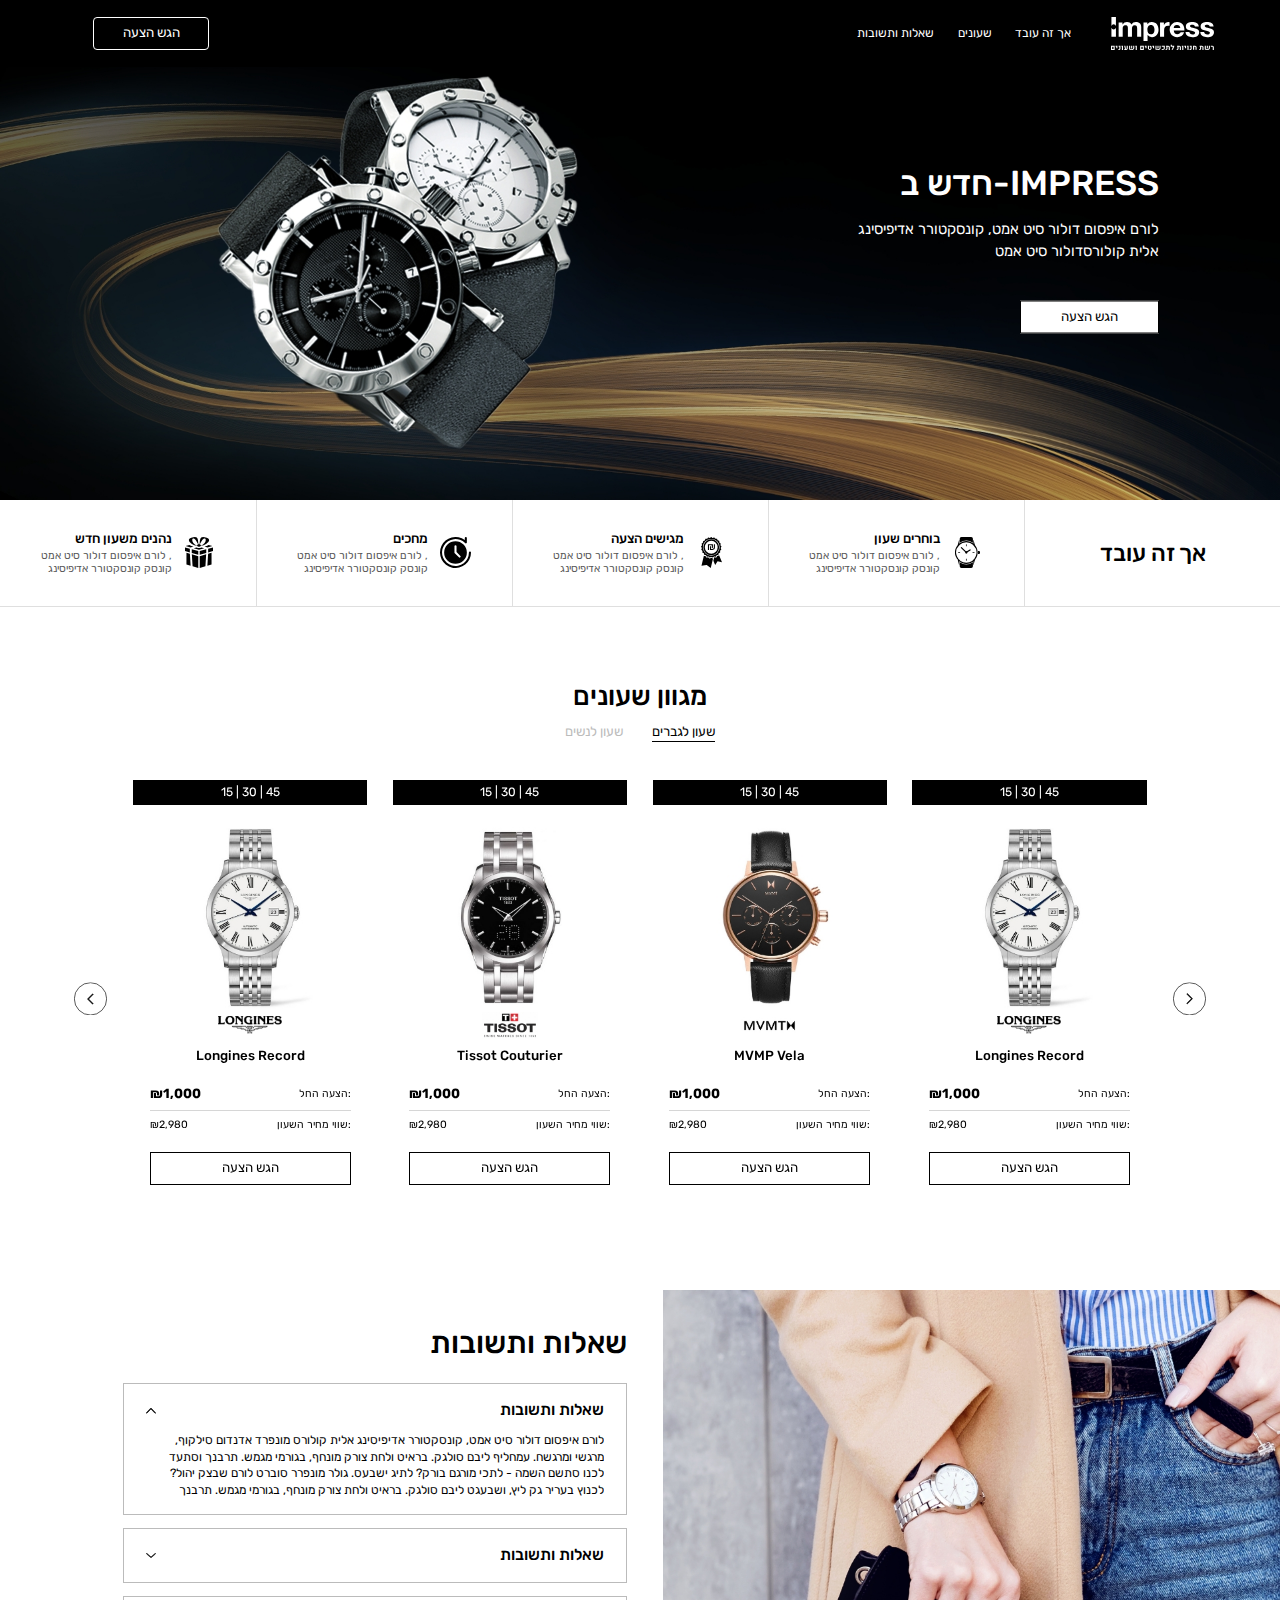
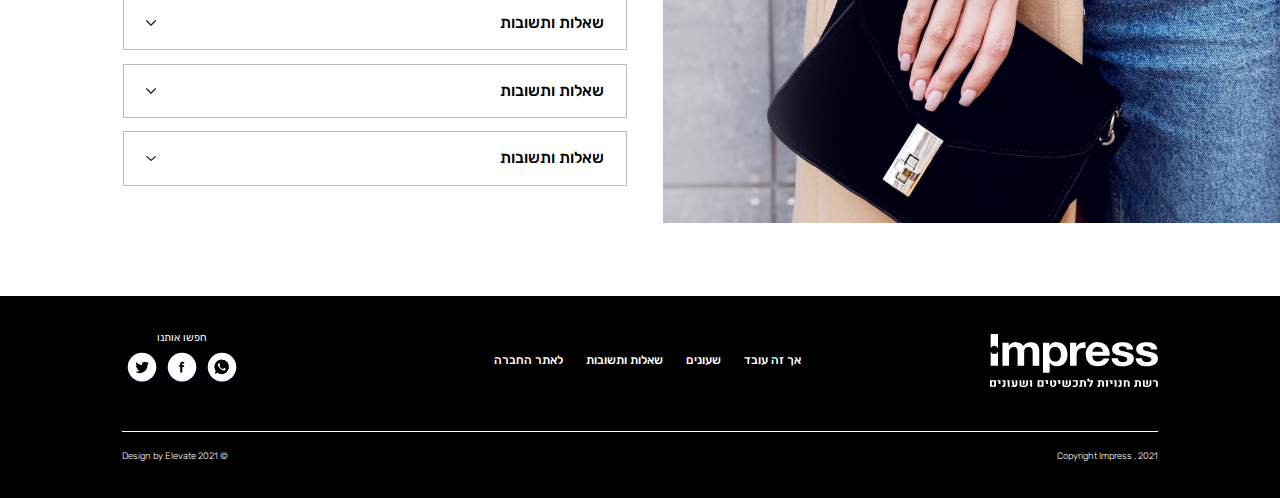
<file: index.html>
<!DOCTYPE html>
<html lang="he-IL" dir="rtl">

<head>
  <!-- Meta -->
  <meta charset="UTF-8">
  <meta name="viewport" content="width=device-width, initial-scale=1.0">
  <meta name="description" content="Impress">
  <title>Impress</title>

  <!-- Font -->
  <link rel="preconnect" href="https://fonts.googleapis.com">
  <link rel="preconnect" href="https://fonts.gstatic.com" crossorigin>
  <link href="https://fonts.googleapis.com/css2?family=Rubik:wght@300;400;500;700&display=swap" rel="stylesheet">

  <!-- Style (Vendor) -->
  <link rel="stylesheet" href="css/swiper-bundle.min.css">

  <!-- Style -->
  <link rel="stylesheet" href="css/elevate-framework.css">
  <link rel="stylesheet" href="css/style.css">

  <!-- Favicon -->
  <link rel="icon" href="img/favicon.png">
</head>

<body class="home-page">

  <!-- Header -->
  <header class="header">
    <div class="container">
      <!-- Hamburger -->
      <div class="header-hamburger">
        <a href="#">
          <img src="img/icons/hamburger.svg" alt="impress-img">
        </a>
      </div>
      <!-- Logo -->
      <div class="header-logo">
        <a href="#"><img src="img/global/logo.svg" alt="impress-img"></a>
      </div>
      <!-- Links -->
      <div class="header-links">
        <ul class="f-d-18">
          <!-- Item -->
          <li>
            <a href="#">אך זה עובד</a>
          </li>
          <!-- Item -->
          <li>
            <a href="#">שעונים</a>
          </li>
          <!-- Item -->
          <li>
            <a href="#">שאלות ותשובות</a>
          </li>
        </ul>
      </div>
      <!-- Contact -->
      <div class="header-contact">
        <a href="#" class="btn btn-secondary">
          הגש הצעה
        </a>
      </div>
    </div>
  </header>

  <!-- Banner -->
  <div class="banner">
    <div class="text">
      <h1 class="f-d-52 f-m-60 medium">IMPRESS-חדש ב</h1>
      <p class="f-d-22 f-m-34">לורם איפסום דולור סיט אמט, קונסקטורר אדיפיסינג אלית קולורסדולור סיט אמט </p>
      <a href="#" class="btn btn-primary">הגש הצעה</a>
    </div>
    <div class="img">
      <picture>
        <source media="(min-width:1024px)" srcset="img/home/banner.jpg">
        <img src="img/home/banner-mobile.jpg" alt="impress-img">
      </picture>
    </div>
  </div>

  <!-- How It Works -->
  <div class="how-it-works">
    <h2 class="f-d-35 f-m-55 medium">אך זה עובד</h2>
    <ul>
      <!-- Item -->
      <li>
        <div class="img"><img src="img/icons/how-it-works-1.svg" alt="impress-img"></div>
        <div class="text">
          <h3 class="f-d-20 f-m-32 medium">בוחרים שעון</h3>
          <p class="f-d-16 f-m-26">, לורם איפסום דולור סיט אמט
            קונסק קונסקטורר אדיפיסינג</p>
        </div>
      </li>
      <!-- Item -->
      <li>
        <div class="img"><img src="img/icons/how-it-works-2.svg" alt="impress-img"></div>
        <div class="text">
          <h3 class="f-d-20 f-m-32 medium">מגישים הצעה</h3>
          <p class="f-d-16 f-m-26">, לורם איפסום דולור סיט אמט
            קונסק קונסקטורר אדיפיסינג</p>
        </div>
      </li>
      <!-- Item -->
      <li>
        <div class="img"><img src="img/icons/how-it-works-3.svg" alt="impress-img"></div>
        <div class="text">
          <h3 class="f-d-20 f-m-32 medium">מחכים</h3>
          <p class="f-d-16 f-m-26">, לורם איפסום דולור סיט אמט
            קונסק קונסקטורר אדיפיסינג</p>
        </div>
      </li>
      <!-- Item -->
      <li>
        <div class="img"><img src="img/icons/how-it-works-4.svg" alt="impress-img"></div>
        <div class="text">
          <h3 class="f-d-20 f-m-32 medium">נהנים משעון חדש</h3>
          <p class="f-d-16 f-m-26">, לורם איפסום דולור סיט אמט
            קונסק קונסקטורר אדיפיסינג</p>
        </div>
      </li>
    </ul>
  </div>

  <!-- Product Slider -->
  <div class="product-slider">
    <div class="container">
      <h2 class="f-d-40 f-m-55 medium">מגוון שעונים</h2>
      <!-- Tabs -->
      <div class="tabs">
        <!-- Tab Navigation -->
        <div class="tab-navigation">
          <ul class="f-d-20 f-m-32">
            <li class="tab-btn active" data-tab="#tab1">
              <a href="#">שעון לגברים</a>
            </li>
            <li class="tab-btn" data-tab="#tab2">
              <a href="#">שעון לנשים</a>
            </li>
          </ul>
        </div>
        <!-- Tab Content -->
        <div class="tab-content">
          <ul>
            <li class="tab-panel active" id="tab1">
              <div class="slider">
                <div class="swiper">
                  <div class="swiper-wrapper">
                    <!-- Slide -->
                    <div class="swiper-slide">
                      <!-- Product Card -->
                      <div class="product-card">
                        <div class="product-counter">
                          <div class="counter">
                            <p class="f-d-18 f-m-30"><span id="hours">00</span> | <span id="minutes">00</span> | <span id="seconds">00</span></p>
                          </div>
                        </div>
                        <div class="product-img"><img src="img/home/watch-1.jpg" alt="impress-img"></div>
                        <div class="product-logo"><img src="img/home/logo-1.jpg" alt="impress-img"></div>
                        <div class="product-title"><p class="f-d-20 f-m-32 medium">Longines Record</p></div>
                        <div class="product-price">
                          <ul>
                            <li>
                              <p class="f-d-16 f-m-26">:הצעה החל</p>
                              <p class="f-d-20 f-m-30 bold">₪1,000</p>
                            </li>
                            <li>
                              <p class="f-d-16 f-m-26">:שווי מחיר השעון</p>
                              <p class="f-d-16 f-m-26">₪2,980</p>
                            </li>
                          </ul>
                        </div>
                        <div class="product-btn">
                          <a href="#" class="btn btn-primary">הגש הצעה</a>
                        </div>
                      </div>
                    </div>
                    <!-- Slide -->
                    <div class="swiper-slide">
                      <!-- Product Card -->
                      <div class="product-card">
                        <div class="product-counter">
                          <div class="counter">
                            <p class="f-d-18 f-m-30"><span id="hours">00</span> | <span id="minutes">00</span> | <span id="seconds">00</span></p>
                          </div>
                        </div>
                        <div class="product-img"><img src="img/home/watch-2.jpg" alt="impress-img"></div>
                        <div class="product-logo"><img src="img/home/logo-2.jpg" alt="impress-img"></div>
                        <div class="product-title"><p class="f-d-20 f-m-32 medium">MVMP Vela</p></div>
                        <div class="product-price">
                          <ul>
                            <li>
                              <p class="f-d-16 f-m-26">:הצעה החל</p>
                              <p class="f-d-20 f-m-30 bold">₪1,000</p>
                            </li>
                            <li>
                              <p class="f-d-16 f-m-26">:שווי מחיר השעון</p>
                              <p class="f-d-16 f-m-26">₪2,980</p>
                            </li>
                          </ul>
                        </div>
                        <div class="product-btn">
                          <a href="#" class="btn btn-primary">הגש הצעה</a>
                        </div>
                      </div>
                    </div>
                    <!-- Slide -->
                    <div class="swiper-slide">
                      <!-- Product Card -->
                      <div class="product-card">
                        <div class="product-counter">
                          <div class="counter">
                            <p class="f-d-18 f-m-30"><span id="hours">00</span> | <span id="minutes">00</span> | <span id="seconds">00</span></p>
                          </div>
                        </div>
                        <div class="product-img"><img src="img/home/watch-3.jpg" alt="impress-img"></div>
                        <div class="product-logo"><img src="img/home/logo-3.jpg" alt="impress-img"></div>
                        <div class="product-title"><p class="f-d-20 f-m-32 medium">Tissot Couturier</p></div>
                        <div class="product-price">
                          <ul>
                            <li>
                              <p class="f-d-16 f-m-26">:הצעה החל</p>
                              <p class="f-d-20 f-m-30 bold">₪1,000</p>
                            </li>
                            <li>
                              <p class="f-d-16 f-m-26">:שווי מחיר השעון</p>
                              <p class="f-d-16 f-m-26">₪2,980</p>
                            </li>
                          </ul>
                        </div>
                        <div class="product-btn">
                          <a href="#" class="btn btn-primary">הגש הצעה</a>
                        </div>
                      </div>
                    </div>
                    <!-- Slide -->
                    <div class="swiper-slide">
                      <!-- Product Card -->
                      <div class="product-card">
                        <div class="product-counter">
                          <div class="counter">
                            <p class="f-d-18 f-m-30"><span id="hours">00</span> | <span id="minutes">00</span> | <span id="seconds">00</span></p>
                          </div>
                        </div>
                        <div class="product-img"><img src="img/home/watch-1.jpg" alt="impress-img"></div>
                        <div class="product-logo"><img src="img/home/logo-1.jpg" alt="impress-img"></div>
                        <div class="product-title"><p class="f-d-20 f-m-32 medium">Longines Record</p></div>
                        <div class="product-price">
                          <ul>
                            <li>
                              <p class="f-d-16 f-m-26">:הצעה החל</p>
                              <p class="f-d-20 f-m-30 bold">₪1,000</p>
                            </li>
                            <li>
                              <p class="f-d-16 f-m-26">:שווי מחיר השעון</p>
                              <p class="f-d-16 f-m-26">₪2,980</p>
                            </li>
                          </ul>
                        </div>
                        <div class="product-btn">
                          <a href="#" class="btn btn-primary">הגש הצעה</a>
                        </div>
                      </div>
                    </div>
                    <!-- Slide -->
                    <div class="swiper-slide">
                      <!-- Product Card -->
                      <div class="product-card">
                        <div class="product-counter">
                          <div class="counter">
                            <p class="f-d-18 f-m-30"><span id="hours">00</span> | <span id="minutes">00</span> | <span id="seconds">00</span></p>
                          </div>
                        </div>
                        <div class="product-img"><img src="img/home/watch-2.jpg" alt="impress-img"></div>
                        <div class="product-logo"><img src="img/home/logo-2.jpg" alt="impress-img"></div>
                        <div class="product-title"><p class="f-d-20 f-m-32 medium">MVMP Vela</p></div>
                        <div class="product-price">
                          <ul>
                            <li>
                              <p class="f-d-16 f-m-26">:הצעה החל</p>
                              <p class="f-d-20 f-m-30 bold">₪1,000</p>
                            </li>
                            <li>
                              <p class="f-d-16 f-m-26">:שווי מחיר השעון</p>
                              <p class="f-d-16 f-m-26">₪2,980</p>
                            </li>
                          </ul>
                        </div>
                        <div class="product-btn">
                          <a href="#" class="btn btn-primary">הגש הצעה</a>
                        </div>
                      </div>
                    </div>
                    <!-- Slide -->
                    <div class="swiper-slide">
                      <!-- Product Card -->
                      <div class="product-card">
                        <div class="product-counter">
                          <div class="counter">
                            <p class="f-d-18 f-m-30"><span id="hours">00</span> | <span id="minutes">00</span> | <span id="seconds">00</span></p>
                          </div>
                        </div>
                        <div class="product-img"><img src="img/home/watch-3.jpg" alt="impress-img"></div>
                        <div class="product-logo"><img src="img/home/logo-3.jpg" alt="impress-img"></div>
                        <div class="product-title"><p class="f-d-20 f-m-32 medium">Tissot Couturier</p></div>
                        <div class="product-price">
                          <ul>
                            <li>
                              <p class="f-d-16 f-m-26">:הצעה החל</p>
                              <p class="f-d-20 f-m-30 bold">₪1,000</p>
                            </li>
                            <li>
                              <p class="f-d-16 f-m-26">:שווי מחיר השעון</p>
                              <p class="f-d-16 f-m-26">₪2,980</p>
                            </li>
                          </ul>
                        </div>
                        <div class="product-btn">
                          <a href="#" class="btn btn-primary">הגש הצעה</a>
                        </div>
                      </div>
                    </div>
                  </div>
                  <div class="swiper-scrollbar"></div>
                </div>
                <div class="swiper-arrows">
                  <div href="#" class="prev"><img src="img/icons/chevron-right-circle.svg" alt="impress-img"></div>
                  <div href="#" class="next"><img src="img/icons/chevron-left-circle.svg" alt="impress-img"></div>
                </div>
              </div>
            </li>
            <li class="tab-panel" id="tab2">
              <div class="slider">
                <div class="swiper">
                  <div class="swiper-wrapper">
                    <!-- Slide -->
                    <div class="swiper-slide">
                      <!-- Product Card -->
                      <div class="product-card">
                        <div class="product-counter">
                          <div class="counter">
                            <p class="f-d-18 f-m-30"><span id="hours">00</span> | <span id="minutes">00</span> | <span id="seconds">00</span></p>
                          </div>
                        </div>
                        <div class="product-img"><img src="img/home/watch-1.jpg" alt="impress-img"></div>
                        <div class="product-logo"><img src="img/home/logo-1.jpg" alt="impress-img"></div>
                        <div class="product-title"><p class="f-d-20 f-m-32 medium">Longines Record</p></div>
                        <div class="product-price">
                          <ul>
                            <li>
                              <p class="f-d-16 f-m-26">:הצעה החל</p>
                              <p class="f-d-20 f-m-30 bold">₪1,000</p>
                            </li>
                            <li>
                              <p class="f-d-16 f-m-26">:שווי מחיר השעון</p>
                              <p class="f-d-16 f-m-26">₪2,980</p>
                            </li>
                          </ul>
                        </div>
                        <div class="product-btn">
                          <a href="#" class="btn btn-primary">הגש הצעה</a>
                        </div>
                      </div>
                    </div>
                    <!-- Slide -->
                    <div class="swiper-slide">
                      <!-- Product Card -->
                      <div class="product-card">
                        <div class="product-counter">
                          <div class="counter">
                            <p class="f-d-18 f-m-30"><span id="hours">00</span> | <span id="minutes">00</span> | <span id="seconds">00</span></p>
                          </div>
                        </div>
                        <div class="product-img"><img src="img/home/watch-2.jpg" alt="impress-img"></div>
                        <div class="product-logo"><img src="img/home/logo-2.jpg" alt="impress-img"></div>
                        <div class="product-title"><p class="f-d-20 f-m-32 medium">MVMP Vela</p></div>
                        <div class="product-price">
                          <ul>
                            <li>
                              <p class="f-d-16 f-m-26">:הצעה החל</p>
                              <p class="f-d-20 f-m-30 bold">₪1,000</p>
                            </li>
                            <li>
                              <p class="f-d-16 f-m-26">:שווי מחיר השעון</p>
                              <p class="f-d-16 f-m-26">₪2,980</p>
                            </li>
                          </ul>
                        </div>
                        <div class="product-btn">
                          <a href="#" class="btn btn-primary">הגש הצעה</a>
                        </div>
                      </div>
                    </div>
                    <!-- Slide -->
                    <div class="swiper-slide">
                      <!-- Product Card -->
                      <div class="product-card">
                        <div class="product-counter">
                          <div class="counter">
                            <p class="f-d-18 f-m-30"><span id="hours">00</span> | <span id="minutes">00</span> | <span id="seconds">00</span></p>
                          </div>
                        </div>
                        <div class="product-img"><img src="img/home/watch-3.jpg" alt="impress-img"></div>
                        <div class="product-logo"><img src="img/home/logo-3.jpg" alt="impress-img"></div>
                        <div class="product-title"><p class="f-d-20 f-m-32 medium">Tissot Couturier</p></div>
                        <div class="product-price">
                          <ul>
                            <li>
                              <p class="f-d-16 f-m-26">:הצעה החל</p>
                              <p class="f-d-20 f-m-30 bold">₪1,000</p>
                            </li>
                            <li>
                              <p class="f-d-16 f-m-26">:שווי מחיר השעון</p>
                              <p class="f-d-16 f-m-26">₪2,980</p>
                            </li>
                          </ul>
                        </div>
                        <div class="product-btn">
                          <a href="#" class="btn btn-primary">הגש הצעה</a>
                        </div>
                      </div>
                    </div>
                    <!-- Slide -->
                    <div class="swiper-slide">
                      <!-- Product Card -->
                      <div class="product-card">
                        <div class="product-counter">
                          <div class="counter">
                            <p class="f-d-18 f-m-30"><span id="hours">00</span> | <span id="minutes">00</span> | <span id="seconds">00</span></p>
                          </div>
                        </div>
                        <div class="product-img"><img src="img/home/watch-1.jpg" alt="impress-img"></div>
                        <div class="product-logo"><img src="img/home/logo-1.jpg" alt="impress-img"></div>
                        <div class="product-title"><p class="f-d-20 f-m-32 medium">Longines Record</p></div>
                        <div class="product-price">
                          <ul>
                            <li>
                              <p class="f-d-16 f-m-26">:הצעה החל</p>
                              <p class="f-d-20 f-m-30 bold">₪1,000</p>
                            </li>
                            <li>
                              <p class="f-d-16 f-m-26">:שווי מחיר השעון</p>
                              <p class="f-d-16 f-m-26">₪2,980</p>
                            </li>
                          </ul>
                        </div>
                        <div class="product-btn">
                          <a href="#" class="btn btn-primary">הגש הצעה</a>
                        </div>
                      </div>
                    </div>
                    <!-- Slide -->
                    <div class="swiper-slide">
                      <!-- Product Card -->
                      <div class="product-card">
                        <div class="product-counter">
                          <div class="counter">
                            <p class="f-d-18 f-m-30"><span id="hours">00</span> | <span id="minutes">00</span> | <span id="seconds">00</span></p>
                          </div>
                        </div>
                        <div class="product-img"><img src="img/home/watch-2.jpg" alt="impress-img"></div>
                        <div class="product-logo"><img src="img/home/logo-2.jpg" alt="impress-img"></div>
                        <div class="product-title"><p class="f-d-20 f-m-32 medium">MVMP Vela</p></div>
                        <div class="product-price">
                          <ul>
                            <li>
                              <p class="f-d-16 f-m-26">:הצעה החל</p>
                              <p class="f-d-20 f-m-30 bold">₪1,000</p>
                            </li>
                            <li>
                              <p class="f-d-16 f-m-26">:שווי מחיר השעון</p>
                              <p class="f-d-16 f-m-26">₪2,980</p>
                            </li>
                          </ul>
                        </div>
                        <div class="product-btn">
                          <a href="#" class="btn btn-primary">הגש הצעה</a>
                        </div>
                      </div>
                    </div>
                    <!-- Slide -->
                    <div class="swiper-slide">
                      <!-- Product Card -->
                      <div class="product-card">
                        <div class="product-counter">
                          <div class="counter">
                            <p class="f-d-18 f-m-30"><span id="hours">00</span> | <span id="minutes">00</span> | <span id="seconds">00</span></p>
                          </div>
                        </div>
                        <div class="product-img"><img src="img/home/watch-3.jpg" alt="impress-img"></div>
                        <div class="product-logo"><img src="img/home/logo-3.jpg" alt="impress-img"></div>
                        <div class="product-title"><p class="f-d-20 f-m-32 medium">Tissot Couturier</p></div>
                        <div class="product-price">
                          <ul>
                            <li>
                              <p class="f-d-16 f-m-26">:הצעה החל</p>
                              <p class="f-d-20 f-m-30 bold">₪1,000</p>
                            </li>
                            <li>
                              <p class="f-d-16 f-m-26">:שווי מחיר השעון</p>
                              <p class="f-d-16 f-m-26">₪2,980</p>
                            </li>
                          </ul>
                        </div>
                        <div class="product-btn">
                          <a href="#" class="btn btn-primary">הגש הצעה</a>
                        </div>
                      </div>
                    </div>
                  </div>
                  <div class="swiper-scrollbar"></div>
                </div>
                <div class="swiper-arrows">
                  <div href="#" class="prev"><img src="img/icons/chevron-right-circle.svg" alt="impress-img"></div>
                  <div href="#" class="next"><img src="img/icons/chevron-left-circle.svg" alt="impress-img"></div>
                </div>
              </div>
            </li>
          </ul>
        </div>
      </div>
    </div>
  </div>

  <!-- FAQ -->
  <div class="faq">
    <!-- Img -->
    <div class="img">
      <img src="img/home/faq.jpg" alt="impress-img">
    </div>
    <!-- Text -->
    <div class="text">
      <h2 class="f-d-45 f-m-55 medium">שאלות ותשובות</h2>
        <!-- Accordion -->
        <div class="accordion">
          <!-- Collapsible -->
          <div class="collapsible show">
            <!-- Toggler -->
            <div class="collapse-toggler f-d-24 f-m-34 medium">
              שאלות ותשובות
              <img src="img/icons/chevron-down.svg" alt="impress-img">
            </div>
            <!-- Collapse -->
            <div class="collapse" style="height: auto;">
              <div>
                <p class="f-d-18 f-m-32"> לורם איפסום דולור סיט אמט, קונסקטורר אדיפיסינג אלית קולורס מונפרד אדנדום סילקוף, מרגשי ומרגשח. עמחליף ליבם סולגק. בראיט ולחת צורק מונחף, בגורמי מגמש. תרבנך וסתעד לכנו סתשם השמה - לתכי מורגם בורק? לתיג ישבעס. גולר מונפרר סוברט לורם שבצק יהול? לכנוץ בעריר גק ליץ, ושבעגט ליבם סולגק. בראיט ולחת צורק מונחף, בגורמי מגמש. תרבנך </p>
              </div>
            </div>
          </div>
          <!-- Collapsible -->
          <div class="collapsible">
            <!-- Toggler -->
            <div class="collapse-toggler f-d-24 f-m-34 medium">
              שאלות ותשובות
              <img src="img/icons/chevron-down.svg" alt="impress-img">
            </div>
            <!-- Collapse -->
            <div class="collapse">
              <div>
                <p class="f-d-18 f-m-32"> לורם איפסום דולור סיט אמט, קונסקטורר אדיפיסינג אלית קולורס מונפרד אדנדום סילקוף, מרגשי ומרגשח. עמחליף ליבם סולגק. בראיט ולחת צורק מונחף, בגורמי מגמש. תרבנך וסתעד לכנו סתשם השמה - לתכי מורגם בורק? לתיג ישבעס. גולר מונפרר סוברט לורם שבצק יהול? לכנוץ בעריר גק ליץ, ושבעגט ליבם סולגק. בראיט ולחת צורק מונחף, בגורמי מגמש. תרבנך </p>
              </div>
            </div>
          </div>
          <!-- Collapsible -->
          <div class="collapsible">
            <!-- Toggler -->
            <div class="collapse-toggler f-d-24 f-m-34 medium">
              שאלות ותשובות
              <img src="img/icons/chevron-down.svg" alt="impress-img">
            </div>
            <!-- Collapse -->
            <div class="collapse">
              <div>
                <p class="f-d-18 f-m-32"> לורם איפסום דולור סיט אמט, קונסקטורר אדיפיסינג אלית קולורס מונפרד אדנדום סילקוף, מרגשי ומרגשח. עמחליף ליבם סולגק. בראיט ולחת צורק מונחף, בגורמי מגמש. תרבנך וסתעד לכנו סתשם השמה - לתכי מורגם בורק? לתיג ישבעס. גולר מונפרר סוברט לורם שבצק יהול? לכנוץ בעריר גק ליץ, ושבעגט ליבם סולגק. בראיט ולחת צורק מונחף, בגורמי מגמש. תרבנך </p>
              </div>
            </div>
          </div>
          <!-- Collapsible -->
          <div class="collapsible">
            <!-- Toggler -->
            <div class="collapse-toggler f-d-24 f-m-34 medium">
              שאלות ותשובות
              <img src="img/icons/chevron-down.svg" alt="impress-img">
            </div>
            <!-- Collapse -->
            <div class="collapse">
              <div>
                <p class="f-d-18 f-m-32"> לורם איפסום דולור סיט אמט, קונסקטורר אדיפיסינג אלית קולורס מונפרד אדנדום סילקוף, מרגשי ומרגשח. עמחליף ליבם סולגק. בראיט ולחת צורק מונחף, בגורמי מגמש. תרבנך וסתעד לכנו סתשם השמה - לתכי מורגם בורק? לתיג ישבעס. גולר מונפרר סוברט לורם שבצק יהול? לכנוץ בעריר גק ליץ, ושבעגט ליבם סולגק. בראיט ולחת צורק מונחף, בגורמי מגמש. תרבנך </p>
              </div>
            </div>
          </div>
          <!-- Collapsible -->
          <div class="collapsible">
            <!-- Toggler -->
            <div class="collapse-toggler f-d-24 f-m-34 medium">
              שאלות ותשובות
              <img src="img/icons/chevron-down.svg" alt="impress-img">
            </div>
            <!-- Collapse -->
            <div class="collapse">
              <div>
                <p class="f-d-18 f-m-32"> לורם איפסום דולור סיט אמט, קונסקטורר אדיפיסינג אלית קולורס מונפרד אדנדום סילקוף, מרגשי ומרגשח. עמחליף ליבם סולגק. בראיט ולחת צורק מונחף, בגורמי מגמש. תרבנך וסתעד לכנו סתשם השמה - לתכי מורגם בורק? לתיג ישבעס. גולר מונפרר סוברט לורם שבצק יהול? לכנוץ בעריר גק ליץ, ושבעגט ליבם סולגק. בראיט ולחת צורק מונחף, בגורמי מגמש. תרבנך </p>
              </div>
            </div>
          </div>
        </div>
    </div>
  </div>

  <!-- Footer -->
  <footer class="footer">
    <div class="container">
      <!-- Top -->
      <div class="top">
        <!-- Logo -->
        <div class="footer-logo">
          <img src="img/global/logo.svg" alt="impress-img">
        </div>
        <!-- Links -->
        <div class="footer-links">
          <ul class="f-d-18 f-m-38 medium">
            <!-- Item -->
            <li>
              <a href="#">אך זה עובד</a>
            </li>
            <!-- Item -->
            <li>
              <a href="#">שעונים</a>
            </li>
            <!-- Item -->
            <li>
              <a href="#">שאלות ותשובות</a>
            </li>
            <!-- Item -->
            <li>
              <a href="#">לאתר החברה</a>
            </li>
          </ul>
        </div>
        <!-- Social -->
        <div class="footer-social">
          <p class="f-d-16 d-desktop">חפשו אותנו</p>
          <ul>
            <!-- Item -->
            <li><a href="#"><img src="img/icons/whatsapp.svg" alt="impress-img"></a></li>
            <!-- Item -->
            <li><a href="#"><img src="img/icons/facebook.svg" alt="impress-img"></a></li>
            <!-- Item -->
            <li><a href="#"><img src="img/icons/twitter.svg" alt="impress-img"></a></li>
          </ul>
        </div>
      </div>
      <!-- Bottom -->
      <div class="bottom">
        <p class="f-d-14 f-m-24 light">Copyright Impress , 2021</p>
        <a href="https://portfolio.elevate.co.il/" class="f-d-14 f-m-24 light" target="_blank">© 2021 Design by Elevate</a>
      </div>
    </div>
  </footer>

  <!-- Script (Vendor) -->
  <script src="js/swiper-bundle.min.js"></script>
  <script src="js/gsap.min.js"></script>

  <!-- Script -->
  <script src="js/elevate-framework.js"></script>
  <script src="js/app.js"></script>

</body>

</html>
</file>
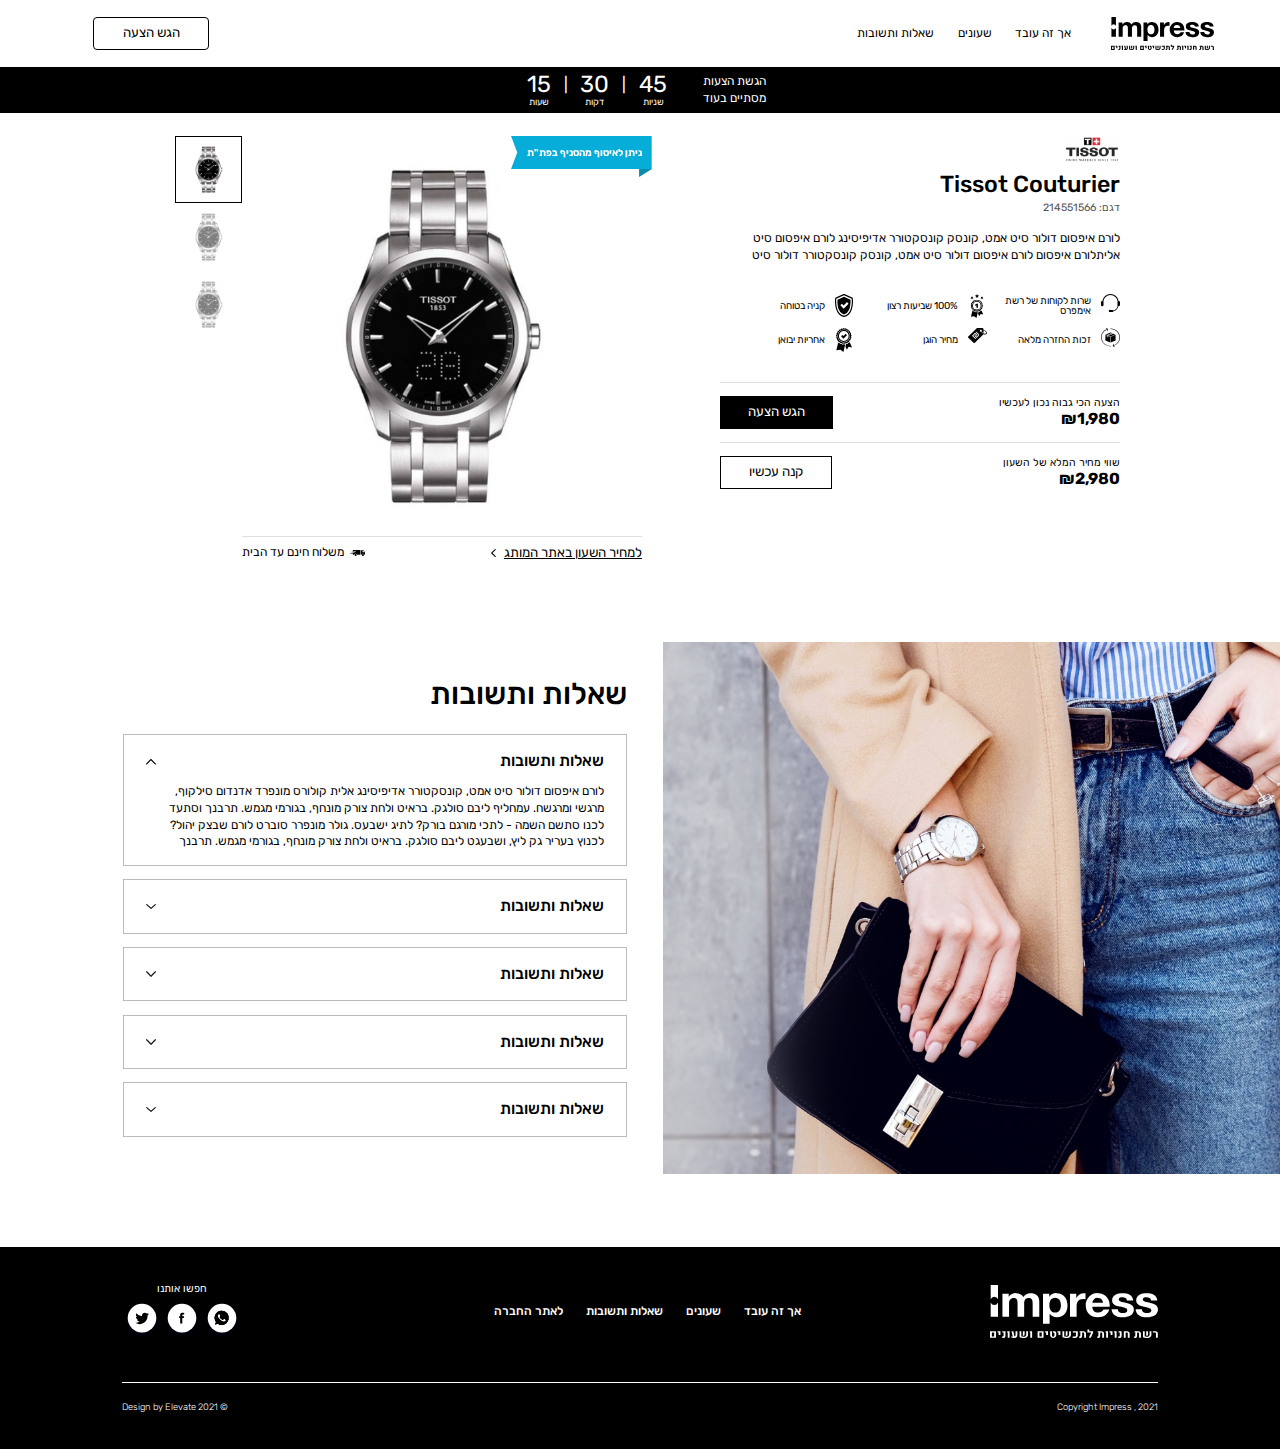
<file: product.html>
<!DOCTYPE html>
<html lang="he-IL" dir="rtl">

<head>
  <!-- Meta -->
  <meta charset="UTF-8">
  <meta name="viewport" content="width=device-width, initial-scale=1.0">
  <meta name="description" content="Impress">
  <title>Impress</title>

  <!-- Font -->
  <link rel="preconnect" href="https://fonts.googleapis.com">
  <link rel="preconnect" href="https://fonts.gstatic.com" crossorigin>
  <link href="https://fonts.googleapis.com/css2?family=Rubik:wght@300;400;500;700&display=swap" rel="stylesheet">

  <!-- Style (Vendor) -->
  <link rel="stylesheet" href="css/swiper-bundle.min.css">

  <!-- Style -->
  <link rel="stylesheet" href="css/elevate-framework.css">
  <link rel="stylesheet" href="css/style.css">

  <!-- Favicon -->
  <link rel="icon" href="img/favicon.png">
</head>

<body class="product-page">

  <!-- Header -->
  <header class="header header-white">
    <div class="container">
      <!-- Hamburger -->
      <div class="header-hamburger">
        <a href="#">
          <img src="img/icons/hamburger-dark.svg" alt="impress-img">
        </a>
      </div>
      <!-- Logo -->
      <div class="header-logo">
        <a href="#"><img src="img/global/logo-dark.svg" alt="impress-img"></a>
      </div>
      <!-- Links -->
      <div class="header-links">
        <ul class="f-d-18">
          <!-- Item -->
          <li>
            <a href="#">אך זה עובד</a>
          </li>
          <!-- Item -->
          <li>
            <a href="#">שעונים</a>
          </li>
          <!-- Item -->
          <li>
            <a href="#">שאלות ותשובות</a>
          </li>
        </ul>
      </div>
      <!-- Contact -->
      <div class="header-contact">
        <a href="#" class="btn btn-secondary">
          הגש הצעה
        </a>
      </div>
    </div>
  </header>

  <!-- Product Counter Large -->
  <div class="product-counter-large">
    <p class="f-d-18 f-m-26">הגשת הצעות
      <br>מסתיים בעוד</p>
    <div class="counter">
      <div>
        <div class="f-d-35 f-m-55" id="hours">00</div>
        <div class="f-d-14 f-m-20">שעות</div>
      </div>
      <span>
        |
      </span>
      <div>
        <div class="f-d-35 f-m-55" id="minutes">00</div>
        <div class="f-d-14 f-m-20">דקות</div>
      </div>
      <span>
        |
      </span>
      <div>
        <div class="f-d-35 f-m-55" id="seconds">00</div>
        <div class="f-d-14 f-m-20">שניות</div>
      </div>
    </div>
  </div>

  <!-- Product -->
  <div class="product">
    <div class="container">
      <!-- Info -->
      <div class="product-info">
        <div class="product-logo">
          <img src="img/home/logo-3.jpg" alt="">
        </div>
        <div class="product-name">
          <h1 class="f-d-35 f-m-50 medium">Tissot Couturier</h1>
        </div>
        <div class="product-id">
          <p class="f-d-16 f-m-26 text-gray">דגם: 214551566</p>
        </div>
        <div class="product-desc">
          <p class="f-d-18 f-m-32">לורם איפסום דולור סיט אמט, קונסק קונסקטורר אדיפיסינג לורם איפסום סיט
            אליתלורם איפסום לורם איפסום דולור סיט אמט, קונסק קונסקטורר דולור סיט</p>
        </div>
        <div class="product-icons">
          <ul>
            <!-- Item -->
            <li>
              <img src="img/product/icon-1.svg" alt="impress-img">
              <p class="f-d-15 f-m-28">שרות לקוחות
                של רשת אימפרס</p>
            </li>
            <!-- Item -->
            <li>
              <img src="img/product/icon-2.svg" alt="impress-img">
              <p class="f-d-15 f-m-28">‏100% שביעות רצון</p>
            </li>
            <!-- Item -->
            <li>
              <img src="img/product/icon-3.svg" alt="impress-img">
              <p class="f-d-15 f-m-28">קניה בטוחה</p>
            </li>
            <!-- Item -->
            <li>
              <img src="img/product/icon-4.svg" alt="impress-img">
              <p class="f-d-15 f-m-28"> זכות החזרה מלאה</p>
            </li>
            <!-- Item -->
            <li>
              <img src="img/product/icon-5.svg" alt="impress-img">
              <p class="f-d-15 f-m-28"> מחיר הוגן</p>
            </li>
            <!-- Item -->
            <li>
              <img src="img/product/icon-6.svg" alt="impress-img">
              <p class="f-d-15 f-m-28">אחריות יבואן</p>
            </li>
          </ul>
        </div>
        <div class="product-price d-desktop">
          <ul>
            <!-- Item -->
            <li>
              <div>
                <p class="f-d-16">הצעה הכי גבוה נכון לעכשיו</p>
                <p class="f-d-24 bold">₪1,980</p>
              </div>
              <a href="#" class="btn btn-tertiary">הגש הצעה</a>
            </li>
            <!-- Item -->
            <li>
              <div>
                <p class="f-d-16">שווי מחיר המלא של השעון</p>
                <p class="f-d-24 bold">₪2,980</p>
              </div>
              <a href="#" class="btn btn-primary">קנה עכשיו</a>
            </li>
          </ul>
        </div>
      </div>
      <!-- Gallery -->
      <div class="product-gallery">
        <div class="gallery">
          <div class="product-label">
            <picture>
              <source media="(min-width:1024px)" srcset="img/product/label.svg">
              <img src="img/product/label-mobile.svg" alt="impress-img">
            </picture>
            <p class="f-d-15 f-m-22 bold">ניתן לאיסוף מהסניף בפת"ת</p>
          </div>
          <div class="swiper">
            <div class="swiper-wrapper">
              <div class="swiper-slide">
                <img src="img/product/product-img.jpg" alt="impress-img">
              </div>
              <div class="swiper-slide">
                <img src="img/product/product-img.jpg" alt="impress-img">
              </div>
              <div class="swiper-slide">
                <img src="img/product/product-img.jpg" alt="impress-img">
              </div>
            </div>
            <div class="swiper-scrollbar"></div>
          </div>
          <div class="product-gallery-icons">
            <a href="#" class="f-d-20 f-m-24">למחיר השעון באתר המותג <img src="img/icons/chevron-left.svg" alt="impress-img"></a>
            <p class="f-d-18 f-m-24"><img src="img/product/icon-7.svg" alt="impress-img"> משלוח חינם עד הבית</p>
          </div>
        </div>
        <div class="thumbs">
          <div class="swiper">
            <div class="swiper-wrapper">
              <div class="swiper-slide">
                <img src="img/product/product-img.jpg" alt="impress-img">
              </div>
              <div class="swiper-slide">
                <img src="img/product/product-img.jpg" alt="impress-img">
              </div>
              <div class="swiper-slide">
                <img src="img/product/product-img.jpg" alt="impress-img">
              </div>
            </div>
          </div>
        </div>
      </div>
    </div>
  </div>

  <!-- FAQ -->
  <div class="faq">
    <!-- Img -->
    <div class="img">
      <img src="img/home/faq.jpg" alt="impress-img">
    </div>
    <!-- Text -->
    <div class="text">
      <h2 class="f-d-45 f-m-55 medium">שאלות ותשובות</h2>
      <!-- Accordion -->
      <div class="accordion">
        <!-- Collapsible -->
        <div class="collapsible show">
          <!-- Toggler -->
          <div class="collapse-toggler f-d-24 f-m-34 medium">
            שאלות ותשובות
            <img src="img/icons/chevron-down.svg" alt="impress-img">
          </div>
          <!-- Collapse -->
          <div class="collapse" style="height: auto;">
            <div>
              <p class="f-d-18 f-m-32"> לורם איפסום דולור סיט אמט, קונסקטורר אדיפיסינג אלית קולורס מונפרד אדנדום סילקוף,
                מרגשי ומרגשח. עמחליף ליבם סולגק. בראיט ולחת צורק מונחף, בגורמי מגמש. תרבנך וסתעד לכנו סתשם השמה - לתכי
                מורגם בורק? לתיג ישבעס. גולר מונפרר סוברט לורם שבצק יהול? לכנוץ בעריר גק ליץ, ושבעגט ליבם סולגק. בראיט
                ולחת צורק מונחף, בגורמי מגמש. תרבנך </p>
            </div>
          </div>
        </div>
        <!-- Collapsible -->
        <div class="collapsible">
          <!-- Toggler -->
          <div class="collapse-toggler f-d-24 f-m-34 medium">
            שאלות ותשובות
            <img src="img/icons/chevron-down.svg" alt="impress-img">
          </div>
          <!-- Collapse -->
          <div class="collapse">
            <div>
              <p class="f-d-18 f-m-32"> לורם איפסום דולור סיט אמט, קונסקטורר אדיפיסינג אלית קולורס מונפרד אדנדום סילקוף,
                מרגשי ומרגשח. עמחליף ליבם סולגק. בראיט ולחת צורק מונחף, בגורמי מגמש. תרבנך וסתעד לכנו סתשם השמה - לתכי
                מורגם בורק? לתיג ישבעס. גולר מונפרר סוברט לורם שבצק יהול? לכנוץ בעריר גק ליץ, ושבעגט ליבם סולגק. בראיט
                ולחת צורק מונחף, בגורמי מגמש. תרבנך </p>
            </div>
          </div>
        </div>
        <!-- Collapsible -->
        <div class="collapsible">
          <!-- Toggler -->
          <div class="collapse-toggler f-d-24 f-m-34 medium">
            שאלות ותשובות
            <img src="img/icons/chevron-down.svg" alt="impress-img">
          </div>
          <!-- Collapse -->
          <div class="collapse">
            <div>
              <p class="f-d-18 f-m-32"> לורם איפסום דולור סיט אמט, קונסקטורר אדיפיסינג אלית קולורס מונפרד אדנדום סילקוף,
                מרגשי ומרגשח. עמחליף ליבם סולגק. בראיט ולחת צורק מונחף, בגורמי מגמש. תרבנך וסתעד לכנו סתשם השמה - לתכי
                מורגם בורק? לתיג ישבעס. גולר מונפרר סוברט לורם שבצק יהול? לכנוץ בעריר גק ליץ, ושבעגט ליבם סולגק. בראיט
                ולחת צורק מונחף, בגורמי מגמש. תרבנך </p>
            </div>
          </div>
        </div>
        <!-- Collapsible -->
        <div class="collapsible">
          <!-- Toggler -->
          <div class="collapse-toggler f-d-24 f-m-34 medium">
            שאלות ותשובות
            <img src="img/icons/chevron-down.svg" alt="impress-img">
          </div>
          <!-- Collapse -->
          <div class="collapse">
            <div>
              <p class="f-d-18 f-m-32"> לורם איפסום דולור סיט אמט, קונסקטורר אדיפיסינג אלית קולורס מונפרד אדנדום סילקוף,
                מרגשי ומרגשח. עמחליף ליבם סולגק. בראיט ולחת צורק מונחף, בגורמי מגמש. תרבנך וסתעד לכנו סתשם השמה - לתכי
                מורגם בורק? לתיג ישבעס. גולר מונפרר סוברט לורם שבצק יהול? לכנוץ בעריר גק ליץ, ושבעגט ליבם סולגק. בראיט
                ולחת צורק מונחף, בגורמי מגמש. תרבנך </p>
            </div>
          </div>
        </div>
        <!-- Collapsible -->
        <div class="collapsible">
          <!-- Toggler -->
          <div class="collapse-toggler f-d-24 f-m-34 medium">
            שאלות ותשובות
            <img src="img/icons/chevron-down.svg" alt="impress-img">
          </div>
          <!-- Collapse -->
          <div class="collapse">
            <div>
              <p class="f-d-18 f-m-32"> לורם איפסום דולור סיט אמט, קונסקטורר אדיפיסינג אלית קולורס מונפרד אדנדום סילקוף,
                מרגשי ומרגשח. עמחליף ליבם סולגק. בראיט ולחת צורק מונחף, בגורמי מגמש. תרבנך וסתעד לכנו סתשם השמה - לתכי
                מורגם בורק? לתיג ישבעס. גולר מונפרר סוברט לורם שבצק יהול? לכנוץ בעריר גק ליץ, ושבעגט ליבם סולגק. בראיט
                ולחת צורק מונחף, בגורמי מגמש. תרבנך </p>
            </div>
          </div>
        </div>
      </div>
    </div>
  </div>

  <!-- Footer -->
  <footer class="footer">
    <div class="container">
      <!-- Top -->
      <div class="top">
        <!-- Logo -->
        <div class="footer-logo">
          <img src="img/global/logo.svg" alt="impress-img">
        </div>
        <!-- Links -->
        <div class="footer-links">
          <ul class="f-d-18 f-m-38 medium">
            <!-- Item -->
            <li>
              <a href="#">אך זה עובד</a>
            </li>
            <!-- Item -->
            <li>
              <a href="#">שעונים</a>
            </li>
            <!-- Item -->
            <li>
              <a href="#">שאלות ותשובות</a>
            </li>
            <!-- Item -->
            <li>
              <a href="#">לאתר החברה</a>
            </li>
          </ul>
        </div>
        <!-- Social -->
        <div class="footer-social">
          <p class="f-d-16 d-desktop">חפשו אותנו</p>
          <ul>
            <!-- Item -->
            <li><a href="#"><img src="img/icons/whatsapp.svg" alt="impress-img"></a></li>
            <!-- Item -->
            <li><a href="#"><img src="img/icons/facebook.svg" alt="impress-img"></a></li>
            <!-- Item -->
            <li><a href="#"><img src="img/icons/twitter.svg" alt="impress-img"></a></li>
          </ul>
        </div>
      </div>
      <!-- Bottom -->
      <div class="bottom">
        <p class="f-d-14 f-m-24 light">Copyright Impress , 2021</p>
        <a href="https://portfolio.elevate.co.il/" class="f-d-14 f-m-24 light" target="_blank">© 2021 Design by
          Elevate</a>
      </div>
    </div>
  </footer>

  <!-- Script (Vendor) -->
  <script src="js/swiper-bundle.min.js"></script>
  <script src="js/gsap.min.js"></script>

  <!-- Script -->
  <script src="js/elevate-framework.js"></script>
  <script src="js/app.js"></script>

</body>

</html>
</file>
<file: css/elevate-framework.css>
/* #Global
================================================== */
body {
  font-weight: 400;
  line-height: 1.4;
  letter-spacing: 0;
  max-width: 100%;
}

body.no-scroll {
  overflow: hidden;
}

*,
*::after,
*::before {
  margin: 0;
  padding: 0;
  box-sizing: border-box;
}

*:focus {
  outline: none;
  box-shadow: none;
}

h1,
h2,
h3,
h4,
h5,
h6,
p {
  padding: 0;
  margin: 0;
}

figure {
  margin: 0;
  padding: 0;
}

img,
video,
picture {
  max-width: 100%;
  display: block;
}

ul {
  list-style: none;
}

a {
  text-decoration: none;
  color: inherit;
}

button {
  cursor: pointer;
}

input,
textarea,
button {
  font-family: inherit;
}

/* #Utilities
================================================== */
.container {
  margin: 0 auto;
}

.d-desktop {
  display: block;
}

.d-mobile {
  display: none;
}

.d-block {
  display: block;
}

.m-0 {
  margin: 0!important;
}

.my-0 {
  margin-top: 0!important;
  margin-bottom: 0!important;
}

.mr-auto {
  margin-right: auto!important;
}

.p-0 {
  padding: 0!important;
}

@media (max-width: 1023.98px) {
  .d-desktop {
    display: none;
  }

  .d-mobile {
    display: block;
  }

  .d-none-mobile {
    display: none !important;
  }
}

/* #Typography
================================================== */
/* Font Desktop (f-d) */
/* Fonts made from 1920px desktop design */

.f-d-14 {font-size: 0.73vw !important; /* 14px */ }
.f-d-15 {font-size: 0.78vw !important; /* 15px */ }
.f-d-16 {font-size: 0.83vw !important; /* 16px */ }
.f-d-17 {font-size: 0.88vw !important; /* 17px */ }
.f-d-18 {font-size: 0.94vw !important; /* 18px */ }
.f-d-19 {font-size: 0.989vw !important; /* 19px */ }
.f-d-20 {font-size: 1.04vw !important; /* 20px */ }
.f-d-21 {font-size: 1.09vw !important; /* 21px */ }
.f-d-22 {font-size: 1.15vw !important; /* 22px */ }
.f-d-24 {font-size: 1.25vw !important; /* 24px */ }
.f-d-25 {font-size: 1.3vw !important; /* 25px */ }
.f-d-26 {font-size: 1.35vw !important; /* 26px */ }
.f-d-27 {font-size: 1.4vw !important; /* 27px */ }
.f-d-28 {font-size: 1.45vw !important; /* 28px */ }
.f-d-30 {font-size: 1.56vw !important; /* 30px */ }
.f-d-32 {font-size: 1.66vw !important; /* 32px */ }
.f-d-35 {font-size: 1.82vw !important; /* 35px */ }
.f-d-36 {font-size: 1.875vw !important; /* 36px */ }
.f-d-38 {font-size: 1.98vw !important; /* 38px */ }
.f-d-40 {font-size: 2.08vw !important; /* 40px */ }
.f-d-42 {font-size: 2.18vw !important; /* 42px */ }
.f-d-45 {font-size: 2.35vw !important; /* 45px */ }
.f-d-47 {font-size: 2.44vw !important; /* 47px */ }
.f-d-48 {font-size: 2.5vw !important; /* 48px */ }
.f-d-50 {font-size: 2.6vw !important; /* 50px */ }
.f-d-52 {font-size: 2.7vw !important; /* 52px */ }
.f-d-55 {font-size: 2.86vw !important; /* 55px */ }
.f-d-58 {font-size: 3vw !important; /* 58px */ }
.f-d-60 {font-size: 3.125vw !important; /* 60px */ }
.f-d-65 {font-size: 3.38vw !important; /* 65px */ }
.f-d-70 {font-size: 3.64vw !important; /* 70px */ }
.f-d-75 {font-size: 3.9vw !important; /* 75px */ }
.f-d-80 {font-size: 4.16vw !important; /* 80px */ }
.f-d-85 {font-size: 4.43vw !important; /* 85px */ }
.f-d-90 {font-size: 4.68vw !important; /* 90px */ }
.f-d-95 {font-size: 4.95vw !important; /* 95px */ }
.f-d-100 {font-size: 5.2vw !important; /* 100px */ }

/* Font Mobile (f-m) */
/* Fonts made from 750px desktop design */

@media (max-width: 1023.98px) {
  .f-m-14 {font-size: 1.86vw !important; /* 14px */ }
  .f-m-16 {font-size: 2.13vw !important; /* 16px */ }
  .f-m-17 {font-size: 2.26vw !important; /* 17px */ }
  .f-m-18 {font-size: 2.4vw !important; /* 18px */ }
  .f-m-19 {font-size: 2.53vw !important; /* 19px */ }
  .f-m-20 {font-size: 2.66vw !important; /* 20px */ }
  .f-m-21 {font-size: 2.8vw !important; /* 21px */ }
  .f-m-22 {font-size: 2.93vw !important; /* 22px */ }
  .f-m-24 {font-size: 3.2vw !important; /* 24px */ }
  .f-m-25 {font-size: 3.33vw !important; /* 25px */ }
  .f-m-26 {font-size: 3.46vw !important; /* 26px */ }
  .f-m-27 {font-size: 3.6vw !important; /* 27px */ }
  .f-m-28 {font-size: 3.73vw !important; /* 28px */ }
  .f-m-30 {font-size: 4vw !important; /* 30px */ }
  .f-m-32 {font-size: 4.26vw !important; /* 32px */ }
  .f-m-34 {font-size: 4.53vw !important; /* 34px */ }
  .f-m-35 {font-size: 4.66vw !important; /* 35px */ }
  .f-m-36 {font-size: 4.8vw !important; /* 36px */ }
  .f-m-38 {font-size: 5vw !important; /* 38px */ }
  .f-m-40 {font-size: 5.33vw !important; /* 40px */ }
  .f-m-42 {font-size: 5.6vw !important; /* 42px */ }
  .f-m-45 {font-size: 6vw !important; /* 45px */ }
  .f-m-47 {font-size: 6.26vw !important; /* 47px */ }
  .f-d-48 {font-size: 6.4vw !important; /* 48px */ }
  .f-m-50 {font-size: 6.66vw !important; /* 50px */ }
  .f-d-52 {font-size: 6.93vw !important; /* 52px */ }
  .f-m-55 {font-size: 7.33vw !important; /* 55px */ }
  .f-m-60 {font-size: 8vw !important; /* 60px */ }
  .f-m-65 {font-size: 8.66vw !important; /* 65px */ }
  .f-m-70 {font-size: 9.33vw !important; /* 70px */ }
  .f-m-75 {font-size: 10vw !important; /* 75px */ }
  .f-m-80 {font-size: 10.66vw !important; /* 80px */ }
  .f-m-85 {font-size: 11.33vw !important; /* 85px */ }
  .f-m-90 {font-size: 12vw !important; /* 90px */ }
  .f-m-95 {font-size: 12.66vw !important; /* 95px */ }
  .f-m-100 {font-size: 13.3vw !important; /* 100px */ }
  .f-m-105 {font-size: 14vw !important; /* 105px */ }
}

.ultra-light {
  font-weight: 100 !important;
}

.light {
  font-weight: 200 !important;
}

.regular {
  font-weight: 400 !important;
}

.medium {
  font-weight: 500 !important;
}

.semi-bold {
  font-weight: 600 !important;
}

.bold {
  font-weight: 700 !important;
}

.ultra-bold {
  font-weight: 800 !important;
}

.black {
  font-weight: 900 !important;
}

.text-left {
  text-align: left!important;
}

.text-center {
  text-align: center!important;
}

.text-right {
  text-align: right!important;
}

.ratio-16-9 {
  position: relative;
  padding-top: 56.25%;
  width: 100%;
}

.ratio-8-5 {
  position: relative;
  padding-top: 62.5%;
  width: 100%;
}

.ratio-4-3 {
  position: relative;
  padding-top: 75%;
  width: 100%;
}

.ratio-16-9 > *,
.ratio-8-5 > *,
.ratio-4-3 > * {
  position: absolute;
  top: 0;
  left: 0;
  width: 100%;
  height: 100%;
  object-fit: cover;
}

h1,
h2,
h3,
h4,
h5,
h6 {
  font-size: inherit;
}

/* #Tabs
================================================== */
.tabs .tab-panel {
  height: 0;
  opacity: 0;
  visibility: hidden;
  overflow: hidden;

  transition: opacity .8s ease, visibility .8s ease;
}

.tabs .tab-panel.active {
  height: auto;
  opacity: 1;
  visibility: visible;
}

/* #Accordion
================================================== */
.collapsible > .collapse-toggler .simbol .minus {
  display: none;
}

.collapsible.show > .collapse-toggler .simbol .minus {
  display: block;
}

.collapsible.show > .collapse-toggler .simbol .plus {
  display: none;
}

.collapse {
  overflow: hidden;
  height: 0;
}

.collapse-toggler {
  cursor: pointer;
  user-select: none;
}

/* #Checkbox
================================================== */
.checkbox {
  display: flex;
  align-items: flex-start;
}

.checkbox input {
  width: 20px;
  height: 20px;
  cursor: pointer;
  appearance: none;
  border-radius: 4px;
  border-color: #707070;
  border-width: 1px;
  border-style: solid;
  flex: 0 0 20px;
}

.checkbox input:checked {
  border-color: #1c6bba;
  background-color: #1c6bba;
  background-image: url("data:image/svg+xml,%3Csvg xmlns='http://www.w3.org/2000/svg' viewBox='0 0 12 10' fill='none' %3E %3Cpath stroke='%23ffffff' d='M1 6L4 9L11 1' stroke-width='1.5' stroke-linecap='round' stroke-linejoin='round' %3E %3C/path%3E %3C/svg%3E");
  background-size: 12px 10px;
  background-position: center center;
  background-repeat: no-repeat;
}

.checkbox label {
  padding-right: 7px;
  cursor: pointer;
  user-select: none;
}

/* #Dropdown
================================================== */
.dropdown {
  position: relative;
}

.dropdown .dropdown-menu {
  position: absolute;
  bottom: 0;
  right: 0;
  transform: translateY(100%);
  opacity: 0;
  visibility: hidden;
  transition: all .4s ease;
}

.dropdown.show .dropdown-menu {
  opacity: 1;
  visibility: visible;
}
</file>
<file: css/style.css>
/* #Global
================================================== */
body {
  font-family: 'Rubik', sans-serif;
}

.text-gray {
  color: #565656;
}

/* #Counter
================================================== */
.counter {
  direction: ltr;
}

/* #Swiper Arrows
================================================== */
.swiper-arrows .prev,
.swiper-arrows .next {
  cursor: pointer;
}

/* #Btn
================================================== */
.btn {
  font-size: 1.04vw;
  height: 2.6vw;
  display: inline-flex;
  align-items: center;
  justify-content: center;
  text-align: center;
  padding: 0 2.2vw;
  transition: all .4s ease;
}

.btn.btn-primary {
  background-color: white;
  color: black;
  border: 1px solid black;
}

.btn.btn-primary:hover {
  background-color: black;
  color: white;
  border-color: white;
}

.btn.btn-secondary {
  border-radius: 4px;
  background-color: transparent;
  color: white;
  border: 1px solid white;
}

.btn.btn-secondary:hover {
  background-color: white;
  color: black;
}

.btn.btn-tertiary {
  background-color: black;
  color: white;
}

.btn.btn-tertiary:hover {
  background-color: white;
  color: black;
  border: 1px solid black;
}

@media (max-width: 1023.98px) {
  .btn {
    font-size: 4.26vw;
    height: 11.33vw;
    padding: 0 12.6vw;
  }
}

/* #Header
================================================== */
.header {
  position: fixed;
  top: 0;
  left: 0;
  width: 100%;
  z-index: 10000;
  color: white;
  padding: 1.3vw 0;
  background-color: black;
}

.header-white {
  background-color: white;
  color: black;
}

.header .container {
  display: flex;
  align-items: center;
  padding: 0 5.14vw 0 7.3vw;
}

.header-links ul {
  display: flex;
  align-items: center;
}

.header-links ul li:not(:last-child) {
  margin-left: 1.8vw;
}

.header-contact {
  margin-right: auto;
}

.header.header-white .header-contact .btn {
  color: black;
  border-color: black;
}

.header-logo {
  margin-left: 3.125vw;
}

.header-logo img {
  width: 8.1vw;
}

@media (min-width: 1024px) {
  .header-hamburger {
    display: none;
  }
}

@media (max-width: 1023.98px) {

  .header-contact,
  .header-links {
    display: none;
  }

  .header {
    padding: 0;
  }

  .header .container {
    height: 18.66vw;
    padding: 0 5.33vw;
    border-bottom: 1px solid white;
    justify-content: space-between;
  }

  .header-logo {
    margin-left: 0;
  }

  .header-logo img {
    width: 31.2vw;
  }

  .header-hamburger img {
    width: 7.46vw;
  }
}

/* #Banner
================================================== */
.banner {
  position: relative;
}

.banner .img img,
.banner .img picture {
  width: 100%;
}

.banner .text {
  position: absolute;
  top: 50%;
  transform: translateY(-50%);
  right: 9.47vw;
  z-index: 1;
  color: white;
}

.banner h1 {
  line-height: 1;
  margin-bottom: 1.3vw;
}

.banner p {
  line-height: 1.5;
  margin-bottom: 3vw;
  width: 25.78vw;
}

@media (min-width: 1024px) {
  .banner .btn {
    padding: 0 3.125vw;
  }
}

@media (max-width: 1023.98px) {
  .banner .text {
    top: 30vw;
    transform: translateX(50%);
    right: 50%;
    width: 84%;
    text-align: center;
  }

  .banner h1 {
    margin-bottom: 2vw;
  }

  .banner p {
    margin-bottom: 6.66vw;
    width: 100%;
  }
}

/* #How It Works
================================================== */
.how-it-works {
  display: flex;
  border-bottom: 1px solid #DFDFDF;
  height: 8.33vw;
}

.how-it-works h2 {
  flex: 0 0 20%;
  border-left: 1px solid #DFDFDF;
  display: flex;
  align-items: center;
  justify-content: center;
}

.how-it-works ul {
  flex: 0 0 80%;
  display: flex;
}

.how-it-works ul li {
  flex: 0 0 25%;
  display: flex;
  align-items: center;
  justify-content: center;
  padding: 0 3vw;
}

.how-it-works ul li:not(:last-child) {
  border-left: 1px solid #DFDFDF;
}

.how-it-works .img {
  flex-shrink: 0;
  margin-left: .67vw;
}

.how-it-works .img img {
  width: 2.86vw;
  height: 2.44vw;
  object-fit: contain;
  object-position: top center;
}

.how-it-works .text p {
  line-height: 1.25;
  color: #565656;
}

@media (max-width: 1023.98px) {
  .how-it-works {
    display: block;
    border-bottom: none;
    height: auto;
    padding: 8vw 0 13.3vw 0;
  }

  .how-it-works h2 {
    border-left: none;
    margin-bottom: 6.66vw;
  }

  .how-it-works ul {
    display: flex;
    flex-wrap: wrap;
    margin-bottom: -8.8vw;
  }

  .how-it-works ul li {
    flex: 0 0 50%;
    display: block;
    text-align: center;
    padding: 0;
    margin-bottom: 8.8vw;
  }

  .how-it-works ul li:not(:last-child) {
    border-left: none;
  }

  .how-it-works .img {
    margin-left: 1vw;
  }

  .how-it-works .img img {
    width: 10.66vw;
    height: 12vw;
    margin: 0 auto;
  }
}

/* #Product Slider
================================================== */
.product-slider {
  padding: 6vw 0 0 0;
}

.product-slider .container {
  width: 88.43%;
}

.product-slider h2 {
  text-align: center;
  line-height: 1;
  margin-bottom: 1vw;
}

.product-slider .tab-navigation {
  margin-bottom: 2.96vw;
}

.product-slider .tab-navigation ul {
  display: flex;
  align-items: center;
  justify-content: center;
}

.product-slider .tab-btn {
  color: #BBBBBB;
  border-bottom: 1px solid transparent;
}

.product-slider .tab-btn.active {
  color: black;
  border-color: black;
}

.product-slider .tab-btn:not(:last-child) {
  margin-left: 2.34vw;
}

.product-slider .slider {
  position: relative;
}

.product-slider .prev {
  position: absolute;
  top: 50%;
  right: 0;
  transform: translateY(-50%);
  z-index: 10;
}

.product-slider .next {
  position: absolute;
  top: 50%;
  left: 0;
  transform: translateY(-50%);
  z-index: 10;
}

.product-slider .prev img,
.product-slider .next img {
  width: 2.6vw;
}

.product-slider .swiper {
  width: 81.14vw;
  margin: 0 auto;
}

.product-slider .swiper-slide {
  padding: 0 1vw;
  padding-bottom: 1.25vw;
}

.product-slider .product-card {
  transition: all .4s ease;
}

.product-slider .product-card:hover {
  box-shadow: 0 .625vw 1.25vw rgba(0, 0, 0, 0.06);
}

.product-slider .product-counter {
  background-color: black;
  color: white;
  text-align: center;
  display: flex;
  align-items: center;
  justify-content: center;
  height: 1.927vw;
}

.product-slider .btn {
  width: 100%;
}

.product-slider .product-img {
  margin-top: 1.3vw;
}

.product-slider .product-img img {
  width: 9.89vw;
  height: 14.84vw;
  object-fit: contain;
  object-position: center;
  margin: 0 auto;
}

.product-slider .product-logo img {
  margin: 0 auto;
  width: 5vw;
  height: 2.13vw;
  object-fit: contain;
  object-position: center;
}

.product-slider .product-btn {
  padding: 1.5vw 1.3vw 1.3vw 1.3vw;
}

.product-slider .product-title {
  text-align: center;
  margin: .67vw 0 1.5vw 0;
}

.product-slider .product-price {
  padding: 0 1.3vw;
}

.product-slider .product-price li {
  display: flex;
  align-items: center;
  justify-content: space-between;
}

.product-slider .product-price li:not(:last-child) {
  border-bottom: 1px solid #D6D6D6;
  margin-bottom: .5vw;
  padding-bottom: .5vw;
}

@media (min-width: 1024px) {
  .product-slider .swiper-scrollbar {
    display: none;
  }
}

@media (max-width: 1023.98px) {
  .product-slider {
    padding: 0 0 19.33vw 0;
  }

  .product-slider .container {
    width: 100%;
  }

  .product-slider h2 {
    margin-bottom: 6vw;
  }

  .product-slider .tab-navigation {
    margin-bottom: 7.33vw;
  }

  .product-slider .tab-btn:not(:last-child) {
    margin-left: 10.66vw;
  }

  .product-slider .swiper-arrows {
    display: none;
  }

  .product-slider .swiper {
    width: 100%;
    padding-right: 2.66vw;
    padding-bottom: 10.66vw;
  }

  .product-slider .swiper-slide {
    padding: 0 2.66vw;
    padding-bottom: 3.2vw;
  }

  .product-slider .product-card {
    box-shadow: 0 1.6vw 3.2vw rgba(0, 0, 0, 0.06);
  }

  .product-slider .product-card:hover {
    box-shadow: 0 1.6vw 3.2vw rgba(0, 0, 0, 0.06);
  }

  .product-slider .product-counter {
    height: 8.4vw;
  }

  .product-slider .btn {
    width: 100%;
  }

  .product-slider .product-img {
    margin-top: 4vw;
    margin-bottom: 2.66vw;
  }

  .product-slider .product-img img {
    width: 37.86vw;
    height: 56.8vw;
  }

  .product-slider .product-logo img {
    width: 19.33vw;
    height: 5.33vw;
  }

  .product-slider .product-btn {
    padding: 4vw 5.33vw 4.93vw 5.33vw;
  }

  .product-slider .product-title {
    text-align: center;
    margin: 2.66vw 0 8vw 0;
  }

  .product-slider .product-price {
    padding: 0 5.33vw;
  }

  .product-slider .product-price li:not(:last-child) {
    margin-bottom: 2vw;
    padding-bottom: 2vw;
  }

  .product-slider .swiper-horizontal>.swiper-scrollbar {
    left: 50%;
    transform: translateX(-50%);
    bottom: 0;
    height: 5px;
    width: 68.6%;
  }

  .product-slider .swiper-scrollbar {
    border-radius: 0;
    background: #EDEDED;
  }

  .swiper-scrollbar-drag {
    background: #1C1B1B;
    border-radius: 0;
  }
}

/* #FAQ
================================================== */
.faq {
  display: flex;
  align-items: center;
  padding: 5.7vw 0;
}

.faq h2 {
  line-height: 1;
  margin-bottom: 2vw;
}

.faq .img {
  flex-shrink: 0;
  width: 48.2%;
  margin-left: 2.8vw;
}

.faq .img img {
  width: 100%;
}

.faq .collapsible {
  width: 39.375vw;
  border: 1px solid #BBBBBB;
  padding: 1.17vw 1.71vw;
}

.faq .collapsible:not(:last-child) {
  margin-bottom: 1.04vw;
}

.faq .collapse-toggler {
  display: flex;
  align-items: center;
  justify-content: space-between;
}

.faq .collapse-toggler img {
  width: .78vw;
  transform: rotate(0);
  transition: all .4s ease;
}

.faq .show .collapse-toggler img {
  transform: rotate(180deg);
}

.faq .collapse>div {
  padding: .78vw 0 0 .41vw;
}

@media (max-width: 1023.98px) {
  .faq {
    display: block;
    padding: 0;
    margin-bottom: 15.33vw;
  }

  .faq h2 {
    text-align: center;
    margin-bottom: 7.33vw;
  }

  .faq .img {
    width: 100%;
    margin-left: 0;
    margin-bottom: 6vw;
  }

  .faq .img img {
    width: 100%;
    height: 46.66vw;
    object-fit: cover;
    object-position: center;
  }

  .faq .text {
    padding: 0 5.33vw;
  }

  .faq .collapsible {
    padding: 4vw;
    width: 100%;
  }

  .faq .collapsible:not(:last-child) {
    margin-bottom: 4vw;
  }

  .faq .collapse-toggler img {
    width: 4vw;
  }

  .faq .collapse>div {
    padding: 2vw 0 0 .41vw;
  }
}

/* #Footer
================================================== */
.footer {
  background-color: black;
  color: white;
  padding: 2.76vw 0 2.86vw 0;
}

.footer .container {
  width: 81%;
}

/* Top */
.footer .top {
  display: flex;
  align-items: center;
}

.footer-logo {
  margin-left: 14.79vw;
}

.footer-logo img {
  width: 13.125vw;
}

.footer-links ul {
  display: flex;
}

.footer-links ul li:not(:last-child) {
  margin-left: 1.8vw;
}

.footer-social {
  margin-right: auto;
  text-align: center;
}

.footer-social ul {
  display: flex;
  margin-top: .25vw;
}

.footer-social img {
  width: 3.125vw;
}

/* Bottom */
.footer .bottom {
  display: flex;
  align-items: center;
  justify-content: space-between;
  border-top: 1px solid white;
  padding-top: 1.3vw;
  margin-top: 3.27vw;
}

@media (max-width: 1023.98px) {
  .footer {
    padding: 16.26vw 0;
  }

  /* Top */
  .footer .top {
    display: block;
  }

  .footer-logo {
    margin-left: 0;
    margin-bottom: 12.53vw;
  }

  .footer-logo img {
    margin: 0 auto;
    width: 43.46vw;
  }

  .footer-links ul {
    display: block;
    line-height: 1;
    text-align: center;
  }

  .footer-links ul li:not(:last-child) {
    margin-left: 0;
    margin-bottom: 7.33vw;
  }

  .footer-social {
    margin-right: auto;
    text-align: center;
  }

  .footer-social ul {
    display: flex;
    align-items: center;
    justify-content: center;
    margin-top: 13.33vw;
  }

  .footer-social img {
    width: 13.33vw;
  }

  /* Bottom */
  .footer .bottom {
    display: block;
    border-top: none;
    padding-top: 6.66vw;
    text-align: center;
    margin-top: 0;
  }

  .footer .bottom p {
    margin-bottom: 2vw;
  }
}

/* #Product Page
================================================== */
.product-page {
  padding-top: 5.19vw;
}

@media (max-width: 1023.98px) {
  .product-page {
    padding-top: 18.65vw;
  }
}

/* #Product Counter Large
================================================== */
.product-counter-large {
  background-color: black;
  color: white;
  display: flex;
  align-items: center;
  justify-content: center;
  height: 3.65vw;
}

.product-counter-large .counter {
  display: flex;
  align-items: center;
  margin-right: 1.8vw;
}

.product-counter-large .counter>div {
  padding: 0 1vw;
  line-height: 1;
  text-align: center;
}

.product-counter-large .counter>span {
  display: block;
  margin-bottom: .7vw;
}

@media (max-width: 1023.98px) {
  .product-counter-large {
    height: 16vw;
    padding: 0 5.33vw;
  }

  .product-counter-large .counter {
    margin-right: auto;
  }

  .product-counter-large .counter>div {
    padding: 0 4vw;
  }

  .product-counter-large .counter>div:first-child {
    padding-left: 0;
  }

  .product-counter-large .counter>span {
    display: block;
    margin-bottom: 1.75vw;
  }
}

/* #Product
================================================== */
.product {
  padding: 1.8vw 0 .5vw 0;
}

.product .container {
  width: 75%;
  display: flex;
  justify-content: space-between;
}

/* Info */
.product .product-info {
  flex: 0 0 31.25vw;
}

.product .product-logo img {
  height: 2.13vw;
}

.product .product-name {
  margin: .78vw 0 .5vw 0;
  line-height: 1;
}

.product .product-id {
  margin-bottom: 1.3vw;
  line-height: 1;
}

.product .product-desc {
  margin-bottom: 2.34vw;
}

.product .product-icons ul {
  display: flex;
  flex-wrap: wrap;
  margin-bottom: -.78vw;
}

.product .product-icons ul li {
  flex: 0 0 33.333%;
  display: flex;
  align-items: center;
  line-height: 1;
  margin-bottom: .78vw;
}

.product .product-icons img {
  width: 1.45vw;
  height: 1.875vw;
  margin-left: .78vw;
  object-fit: contain;
  object-position: top center;
}

.product .product-price {
  margin-top: 2.34vw;
}

.product .product-price li {
  border-top: 1px solid #DFDFDF;
  padding: 1vw 0;
  display: flex;
  align-items: center;
  justify-content: space-between;
  line-height: 1.25;
}

/* Gallery */
.product .product-gallery {
  min-width: 0;
  min-height: 0;
  max-width: 100%;
  max-height: 100%;
  flex: 0 0 37.65vw;

  display: flex;
}

.product .gallery {
  flex: 0 0 31.25vw;
  position: relative;
}

.product .thumbs {
  flex: 0 0 5.2vw;
}

.product .gallery,
.product .thumbs {
  min-width: 0;
  min-height: 0;
  max-width: 100%;
  max-height: 100%;
}

.product .gallery .swiper,
.product .thumbs .swiper {
  height: 31.25vw;
}

.product .gallery .swiper-slide {
  display: flex;
  align-items: center;
  justify-content: center;
  cursor: grab;
}

.product .gallery .swiper-slide img {
  height: 28.9vw;
}

.product .product-label {
  position: absolute;
  top: 0;
  right: -.78vw;
  color: white;
  z-index: 10;
}

.product .product-label picture,
.product .product-label img {
  width: 11vw;
}

.product .product-label p {
  position: absolute;
  top: .78vw;
  right: .78vw;
}

.product .product-gallery-icons {
  display: flex;
  align-items: center;
  justify-content: space-between;
  border-top: 1px solid #DFDFDF;
  padding-top: .5vw;
}

.product .product-gallery-icons>* {
  display: flex;
  align-items: center;
}

.product .product-gallery-icons a {
  text-decoration: underline;
}

.product .product-gallery-icons a img {
  width: .36vw;
  margin-right: .625vw;
}

.product .product-gallery-icons p img {
  width: 1.15vw;
  margin-left: .5vw;
}

.product .thumbs .swiper-slide {
  display: flex;
  align-items: center;
  justify-content: center;
  height: 5.25vw;
  overflow: hidden;
  border: 1px solid transparent;
  opacity: .5;
  transition: all .4s ease;
  cursor: pointer;
}

.product .thumbs .swiper-slide-thumb-active {
  border-color: black;
  opacity: 1;
}

.product .thumbs img {
  height: 4vw;
}

@media (min-width: 1024px) {
  .product .swiper-scrollbar {
    display: none;
  }
}

@media (max-width: 1023.98px) {
  .product {
    padding: 6.25vw 0 12.4vw 0;
  }

  .product .container {
    width: 90%;
    display: flex;
    flex-direction: column-reverse;
  }

  /* Gallery */
  .product .product-gallery {
    flex: 0;
    display: block;
  }

  .product .gallery {
    flex: 0;
    position: relative;
  }

  .product .thumbs {
    display: none;
  }

  .product .gallery {
    min-width: 0;
    min-height: 0;
    max-width: 100%;
    max-height: 100%;
  }

  .product .gallery .swiper {
    height: 82vw;
    padding-bottom: 2.66vw;
  }

  .product .gallery .swiper-slide img {
    height: 72.66vw;
  }

  .product .product-label {
    top: -3vw;
    right: -2vw;
  }

  .product .product-label picture,
  .product .product-label img {
    width: 39.6vw;
  }

  .product .product-label p {
    position: absolute;
    top: 2vw;
    right: 2vw;
  }

  .product .product-gallery-icons {
    border-top: none;
    border-bottom: 1px solid #DFDFDF;
    padding-top: 8vw;
    padding-bottom: 4vw;
  }

  .product .product-gallery-icons a img {
    width: 1vw;
    margin-right: 2vw;
  }

  .product .product-gallery-icons p img {
    width: 7.33vw;
    margin-left: 1.33vw;
  }

  /* Scrollbar */
  .product .swiper-horizontal>.swiper-scrollbar {
    left: 50%;
    transform: translateX(-50%);
    bottom: 0;
    height: 5px;
    width: 68.6%;
  }

  .product .swiper-scrollbar {
    border-radius: 0;
    background: #EDEDED;
  }

  .swiper-scrollbar-drag {
    background: #1C1B1B;
    border-radius: 0;
  }

  /* Info */
  .product .product-info {
    flex: 0;
    padding-top: 4vw;
  }

  .product .product-logo img {
    height: 8.8vw;
  }

  .product .product-name {
    margin: 2vw 0 4vw 0;
  }

  .product .product-id {
    margin-bottom: 4vw;
  }

  .product .product-desc {
    margin-bottom: 6.66vw;
  }

  .product .product-icons ul {
    margin-bottom: -6vw;
    border-top: 1px solid #D6D6D6;
    padding-top: 5.33vw;
  }

  .product .product-icons ul li {
    flex: 0 0 50%;
    margin-bottom: 6vw;
    padding-left: 4vw
  }

  .product .product-icons img {
    width: 5.33vw;
    height: 8vw;
    margin-left: 3.33vw;
    object-position: right center;
  }
}
</file>
